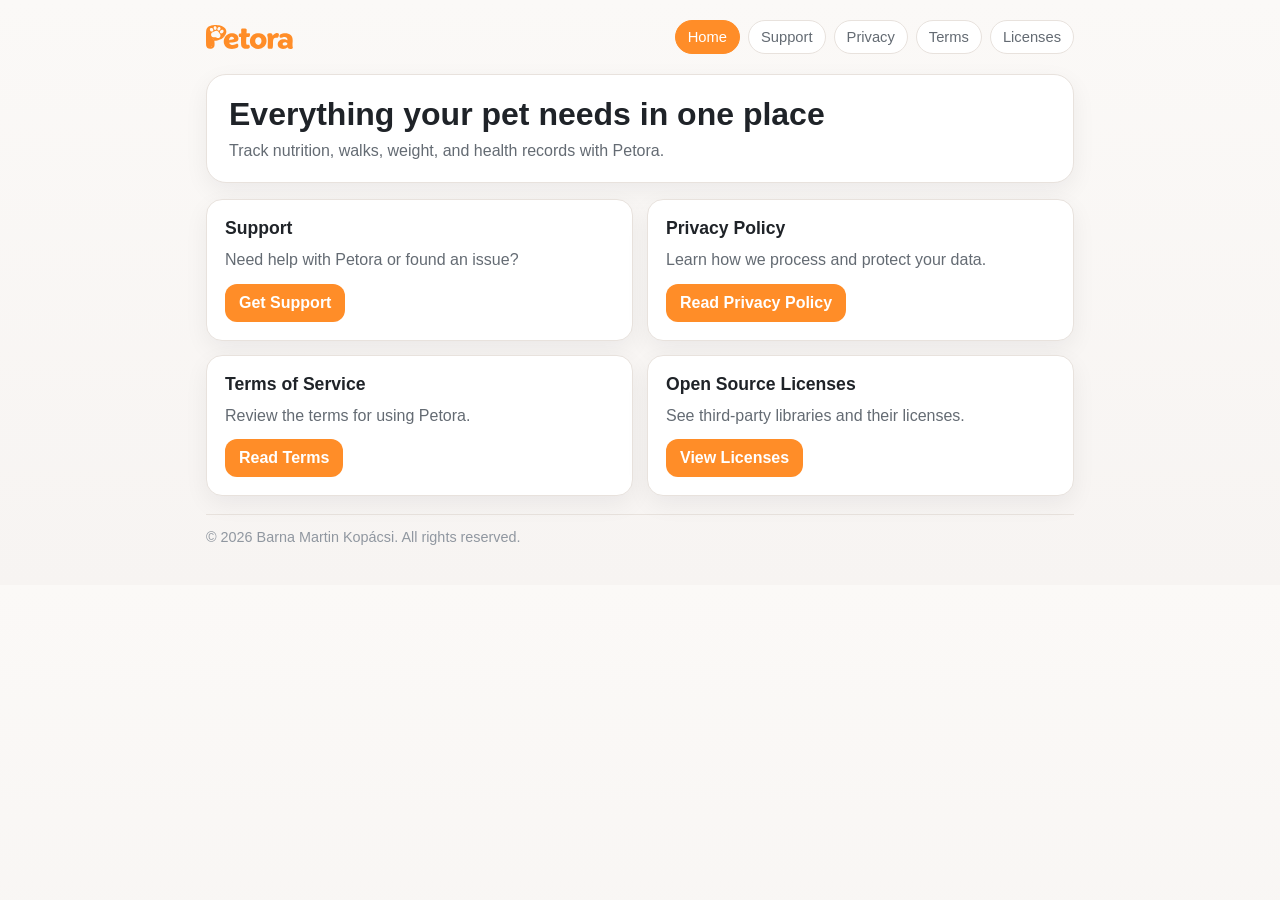
<file: index.html>
<!DOCTYPE html>
<html lang="en">
<head>
  <meta charset="UTF-8" />
  <meta name="viewport" content="width=device-width, initial-scale=1.0" />
  <title>Petora</title>
  <link rel="stylesheet" href="styles.css" />
</head>
<body>
  <div class="container">
    <header class="topbar">
      <div class="brand-wrap">
        <img class="logo-wordmark" src="Group-2.svg" alt="Petora" />
      </div>
      <nav class="nav">
        <a class="active" href="index.html">Home</a>
        <a href="support.html">Support</a>
        <a href="privacy-policy.html">Privacy</a>
        <a href="tcs.html">Terms</a>
        <a href="licenses.html">Licenses</a>
      </nav>
    </header>

    <section class="hero">
      <h1>Everything your pet needs in one place</h1>
      <p>Track nutrition, walks, weight, and health records with Petora.</p>
    </section>

    <section class="grid grid-2">
      <article class="card">
        <h2>Support</h2>
        <p>Need help with Petora or found an issue?</p>
        <a class="cta" href="support.html">Get Support</a>
      </article>

      <article class="card">
        <h2>Privacy Policy</h2>
        <p>Learn how we process and protect your data.</p>
        <a class="cta" href="privacy-policy.html">Read Privacy Policy</a>
      </article>

      <article class="card">
        <h2>Terms of Service</h2>
        <p>Review the terms for using Petora.</p>
        <a class="cta" href="tcs.html">Read Terms</a>
      </article>

      <article class="card">
        <h2>Open Source Licenses</h2>
        <p>See third-party libraries and their licenses.</p>
        <a class="cta" href="licenses.html">View Licenses</a>
      </article>
    </section>

    <footer class="footer">
      © 2026 Barna Martin Kopácsi. All rights reserved.
    </footer>
  </div>
</body>
</html>
</file>
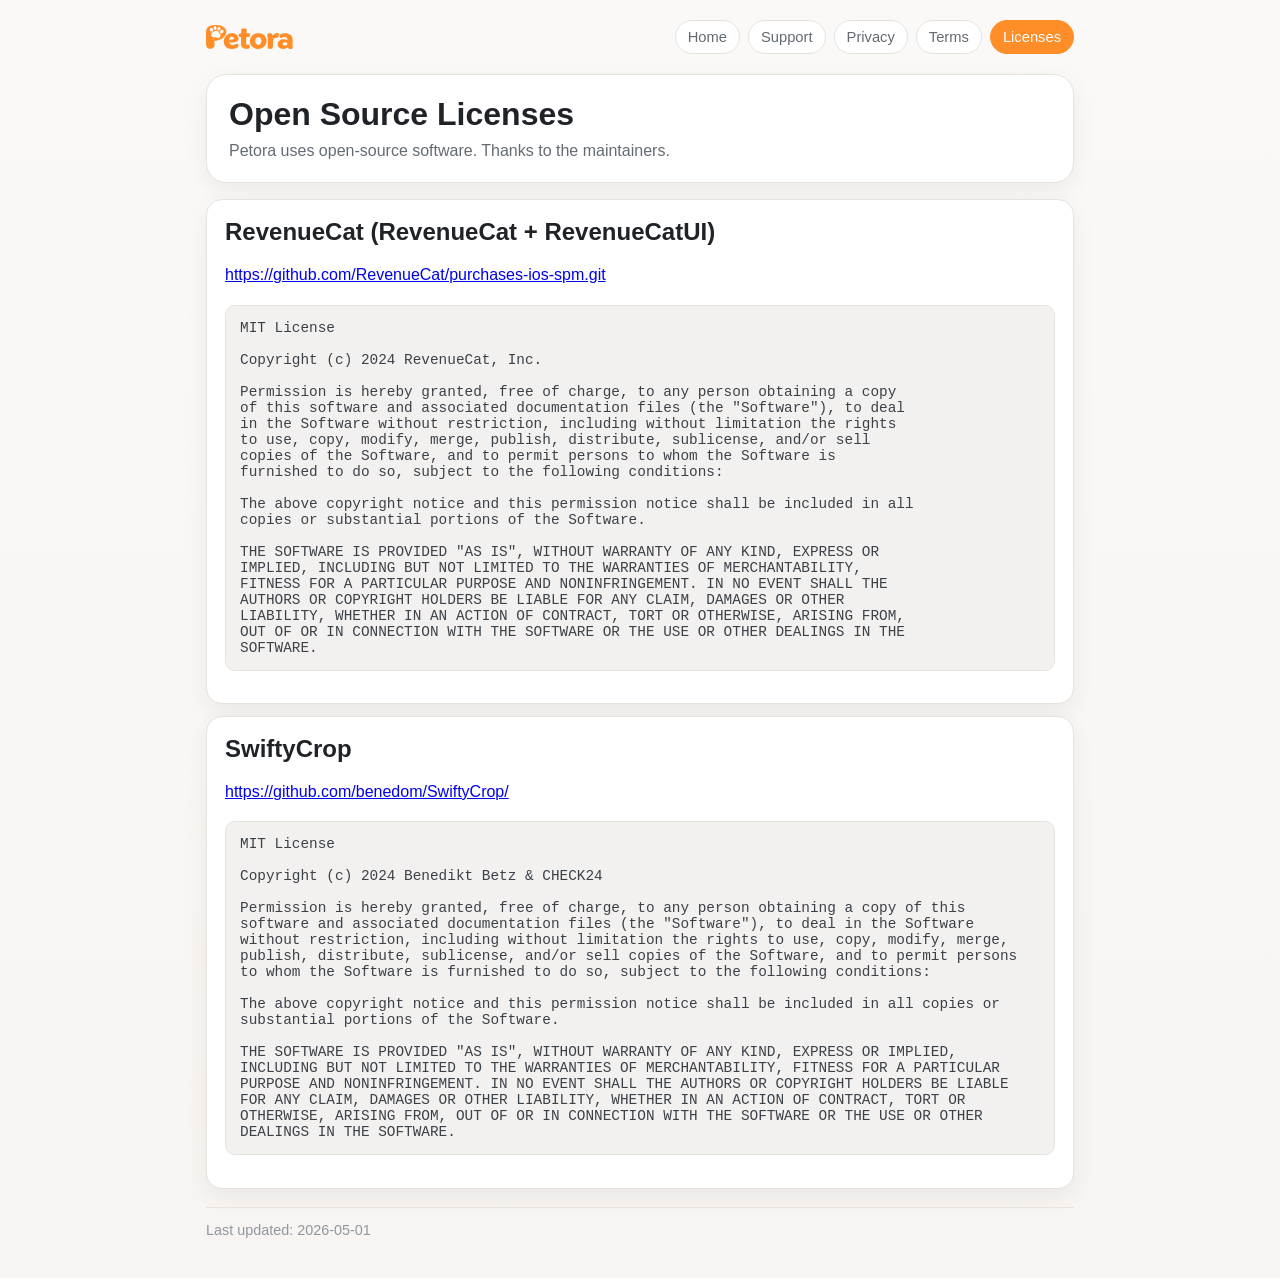
<file: licenses.html>
<!DOCTYPE html>
<html lang="en">
<head>
  <meta charset="UTF-8" />
  <meta name="viewport" content="width=device-width, initial-scale=1.0" />
  <title>Licenses - Petora</title>
  <link rel="stylesheet" href="styles.css" />
</head>
<body>
  <div class="container">
    <header class="topbar">
      <div class="brand-wrap">
        <img class="logo-wordmark" src="Group-2.svg" alt="Petora" />
      </div>
      <nav class="nav">
        <a href="index.html">Home</a>
        <a href="support.html">Support</a>
        <a href="privacy-policy.html">Privacy</a>
        <a href="tcs.html">Terms</a>
        <a class="active" href="licenses.html">Licenses</a>
      </nav>
    </header>

    <section class="hero">
      <h1>Open Source Licenses</h1>
      <p>Petora uses open-source software. Thanks to the maintainers.</p>
    </section>

    <section class="legal-block">
      <h2>RevenueCat (RevenueCat + RevenueCatUI)</h2>
      <p><a href="https://github.com/RevenueCat/purchases-ios-spm.git" target="_blank" rel="noopener noreferrer">https://github.com/RevenueCat/purchases-ios-spm.git</a></p>
      <pre>MIT License

Copyright (c) 2024 RevenueCat, Inc.

Permission is hereby granted, free of charge, to any person obtaining a copy
of this software and associated documentation files (the "Software"), to deal
in the Software without restriction, including without limitation the rights
to use, copy, modify, merge, publish, distribute, sublicense, and/or sell
copies of the Software, and to permit persons to whom the Software is
furnished to do so, subject to the following conditions:

The above copyright notice and this permission notice shall be included in all
copies or substantial portions of the Software.

THE SOFTWARE IS PROVIDED "AS IS", WITHOUT WARRANTY OF ANY KIND, EXPRESS OR
IMPLIED, INCLUDING BUT NOT LIMITED TO THE WARRANTIES OF MERCHANTABILITY,
FITNESS FOR A PARTICULAR PURPOSE AND NONINFRINGEMENT. IN NO EVENT SHALL THE
AUTHORS OR COPYRIGHT HOLDERS BE LIABLE FOR ANY CLAIM, DAMAGES OR OTHER
LIABILITY, WHETHER IN AN ACTION OF CONTRACT, TORT OR OTHERWISE, ARISING FROM,
OUT OF OR IN CONNECTION WITH THE SOFTWARE OR THE USE OR OTHER DEALINGS IN THE
SOFTWARE.</pre>
    </section>

    <section class="legal-block">
      <h2>SwiftyCrop</h2>
      <p><a href="https://github.com/benedom/SwiftyCrop/" target="_blank" rel="noopener noreferrer">https://github.com/benedom/SwiftyCrop/</a></p>
      <pre>MIT License

Copyright (c) 2024 Benedikt Betz & CHECK24

Permission is hereby granted, free of charge, to any person obtaining a copy of this software and associated documentation files (the "Software"), to deal in the Software without restriction, including without limitation the rights to use, copy, modify, merge, publish, distribute, sublicense, and/or sell copies of the Software, and to permit persons to whom the Software is furnished to do so, subject to the following conditions:

The above copyright notice and this permission notice shall be included in all copies or substantial portions of the Software.

THE SOFTWARE IS PROVIDED "AS IS", WITHOUT WARRANTY OF ANY KIND, EXPRESS OR IMPLIED, INCLUDING BUT NOT LIMITED TO THE WARRANTIES OF MERCHANTABILITY, FITNESS FOR A PARTICULAR PURPOSE AND NONINFRINGEMENT. IN NO EVENT SHALL THE AUTHORS OR COPYRIGHT HOLDERS BE LIABLE FOR ANY CLAIM, DAMAGES OR OTHER LIABILITY, WHETHER IN AN ACTION OF CONTRACT, TORT OR OTHERWISE, ARISING FROM, OUT OF OR IN CONNECTION WITH THE SOFTWARE OR THE USE OR OTHER DEALINGS IN THE SOFTWARE.</pre>
    </section>

    <footer class="footer">
      Last updated: 2026-05-01
    </footer>
  </div>
</body>
</html>
</file>
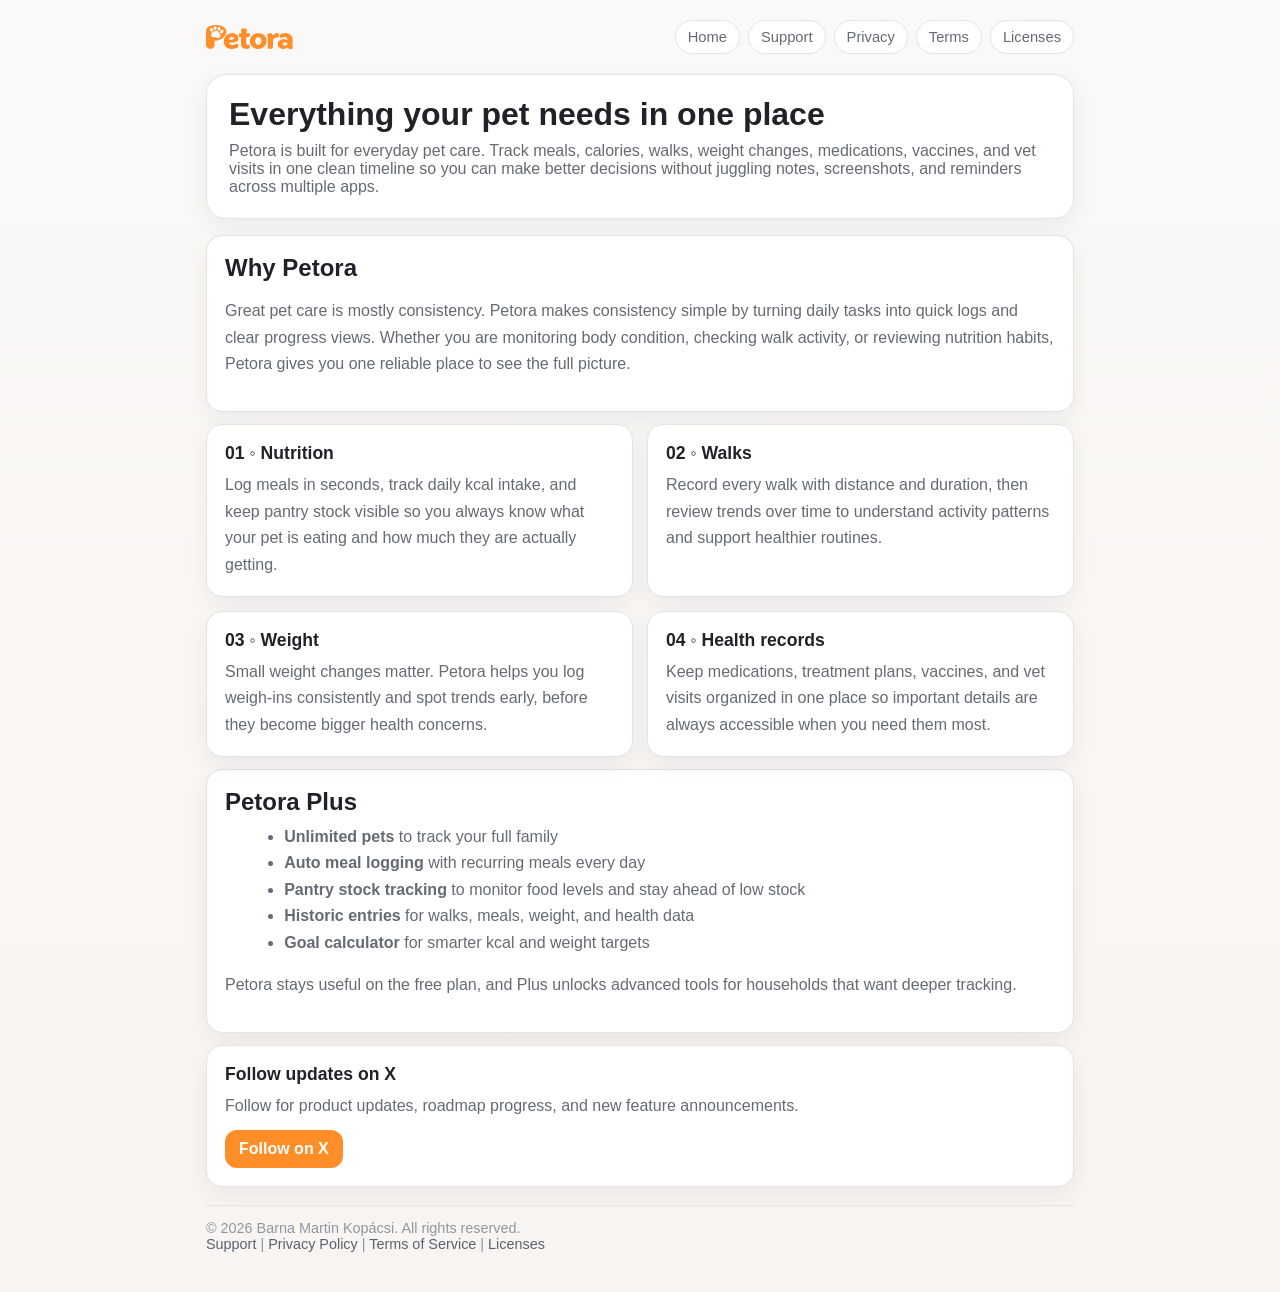
<file: marketing.html>
<!DOCTYPE html>
<html lang="en">
<head>
  <meta charset="UTF-8">
  <meta name="viewport" content="width=device-width, initial-scale=1.0">
  <title>Petora - Marketing</title>
  <meta name="description" content="Petora helps pet parents track nutrition, walks, weight, and health records in one calm, reliable app." />
  <link rel="stylesheet" href="styles.css">
</head>
<body>
  <div class="container">
    <header class="topbar">
      <div class="brand-wrap">
        <img src="Group-2.svg" alt="Petora" class="logo-wordmark">
      </div>
      <nav class="nav">
        <a href="index.html">Home</a>
        <a href="support.html">Support</a>
        <a href="privacy-policy.html">Privacy</a>
        <a href="tcs.html">Terms</a>
        <a href="licenses.html">Licenses</a>
      </nav>
    </header>

    <section class="hero">
      <h1>Everything your pet needs in one place</h1>
      <p>
        Petora is built for everyday pet care. Track meals, calories, walks, weight changes,
        medications, vaccines, and vet visits in one clean timeline so you can make better decisions
        without juggling notes, screenshots, and reminders across multiple apps.
      </p>
    </section>

    <section class="legal-block">
      <h2>Why Petora</h2>
      <p>
        Great pet care is mostly consistency. Petora makes consistency simple by turning daily tasks
        into quick logs and clear progress views. Whether you are monitoring body condition, checking
        walk activity, or reviewing nutrition habits, Petora gives you one reliable place to see the full picture.
      </p>
    </section>

    <section class="grid grid-2">
      <article class="card">
        <h2>01 ◦ Nutrition</h2>
        <p>
          Log meals in seconds, track daily kcal intake, and keep pantry stock visible so you always know
          what your pet is eating and how much they are actually getting.
        </p>
      </article>
      <article class="card">
        <h2>02 ◦ Walks</h2>
        <p>
          Record every walk with distance and duration, then review trends over time to understand activity
          patterns and support healthier routines.
        </p>
      </article>
      <article class="card">
        <h2>03 ◦ Weight</h2>
        <p>
          Small weight changes matter. Petora helps you log weigh-ins consistently and spot trends early,
          before they become bigger health concerns.
        </p>
      </article>
      <article class="card">
        <h2>04 ◦ Health records</h2>
        <p>
          Keep medications, treatment plans, vaccines, and vet visits organized in one place so important
          details are always accessible when you need them most.
        </p>
      </article>
    </section>

    <section class="legal-block marketing-plus">
      <h2>Petora Plus</h2>
      <ul>
        <li><strong>Unlimited pets</strong> to track your full family</li>
        <li><strong>Auto meal logging</strong> with recurring meals every day</li>
        <li><strong>Pantry stock tracking</strong> to monitor food levels and stay ahead of low stock</li>
        <li><strong>Historic entries</strong> for walks, meals, weight, and health data</li>
        <li><strong>Goal calculator</strong> for smarter kcal and weight targets</li>
      </ul>
      <p>
        Petora stays useful on the free plan, and Plus unlocks advanced tools for households that want deeper tracking.
      </p>
    </section>

    <section class="card">
      <h2>Follow updates on X</h2>
      <p>
        Follow for product updates, roadmap progress, and new feature announcements.
      </p>
      <a class="cta" href="https://x.com/barnakopacsi" target="_blank" rel="noopener noreferrer">Follow on X</a>
    </section>

    <footer class="footer">
      © 2026 Barna Martin Kopácsi. All rights reserved.
      <br>
      <a href="support.html">Support</a> |
      <a href="privacy-policy.html">Privacy Policy</a> |
      <a href="tcs.html">Terms of Service</a> |
      <a href="licenses.html">Licenses</a>
    </footer>
  </div>
</body>
</html>
</file>
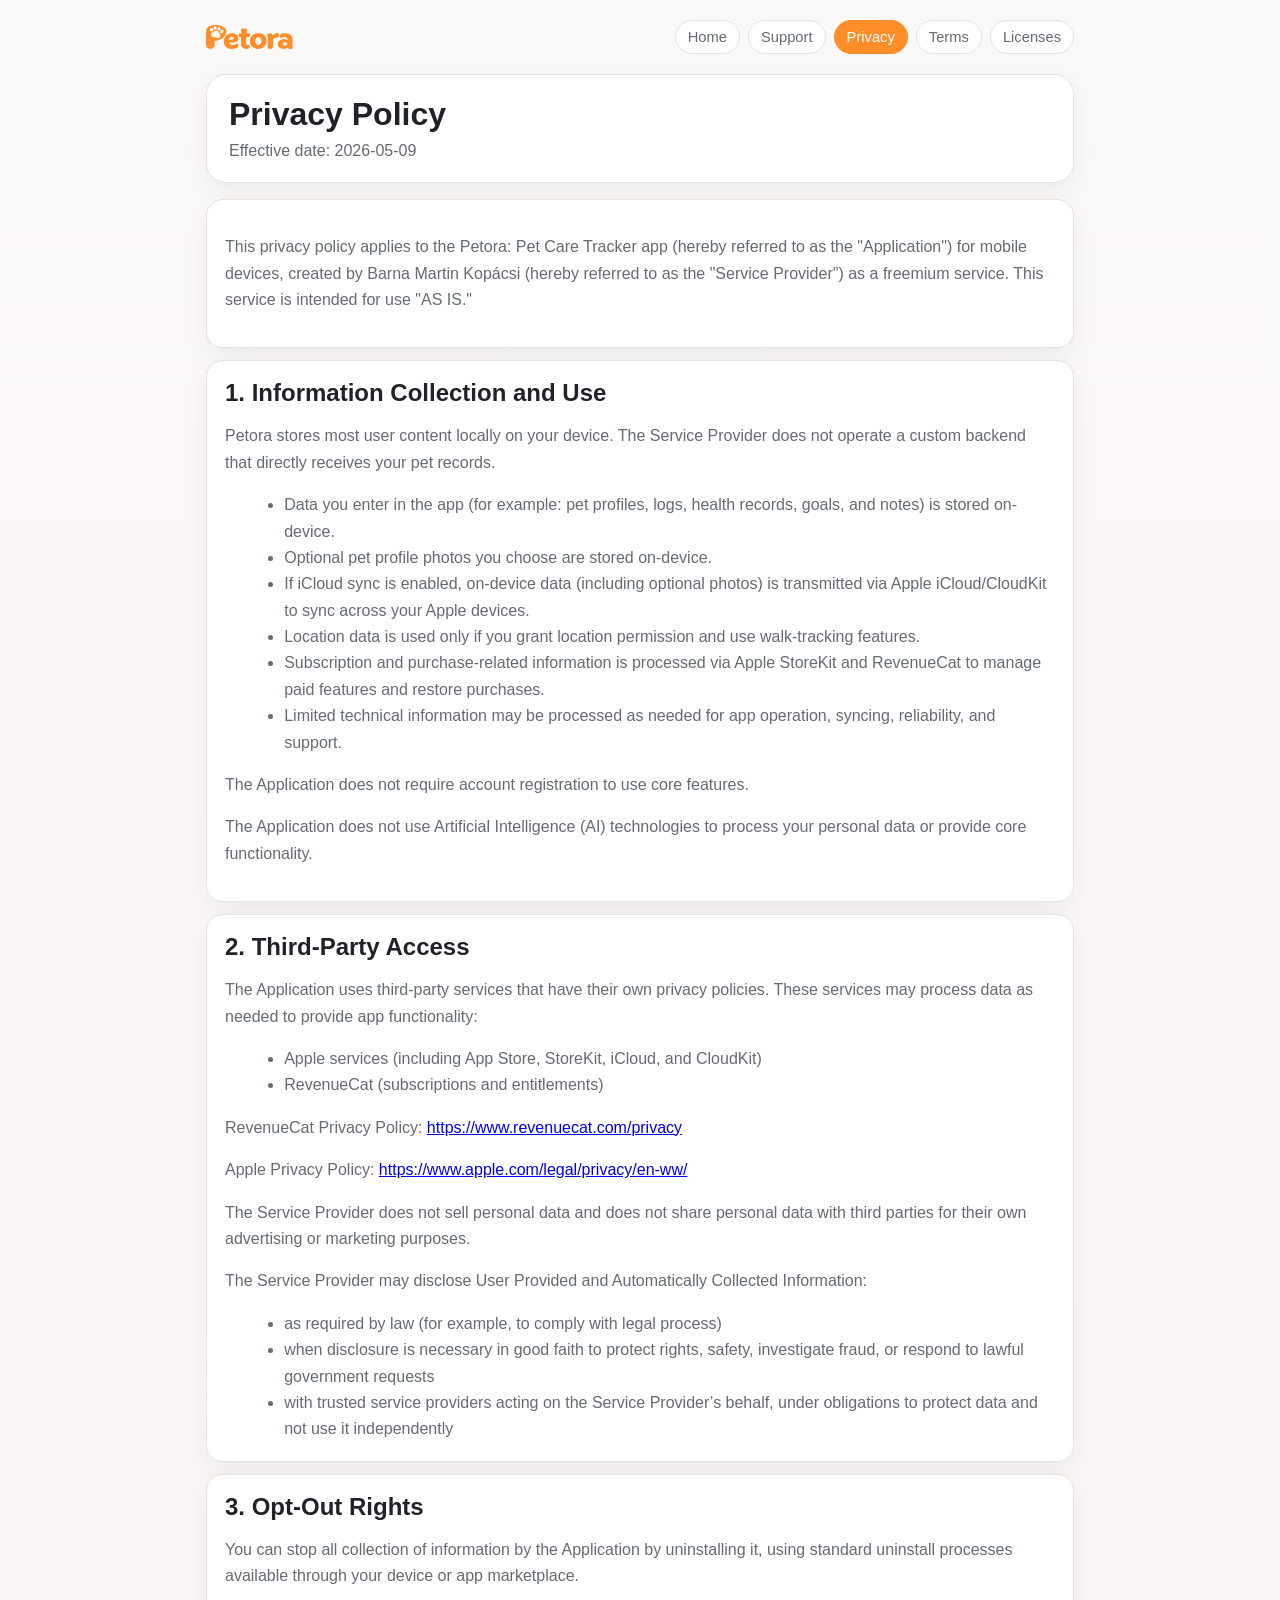
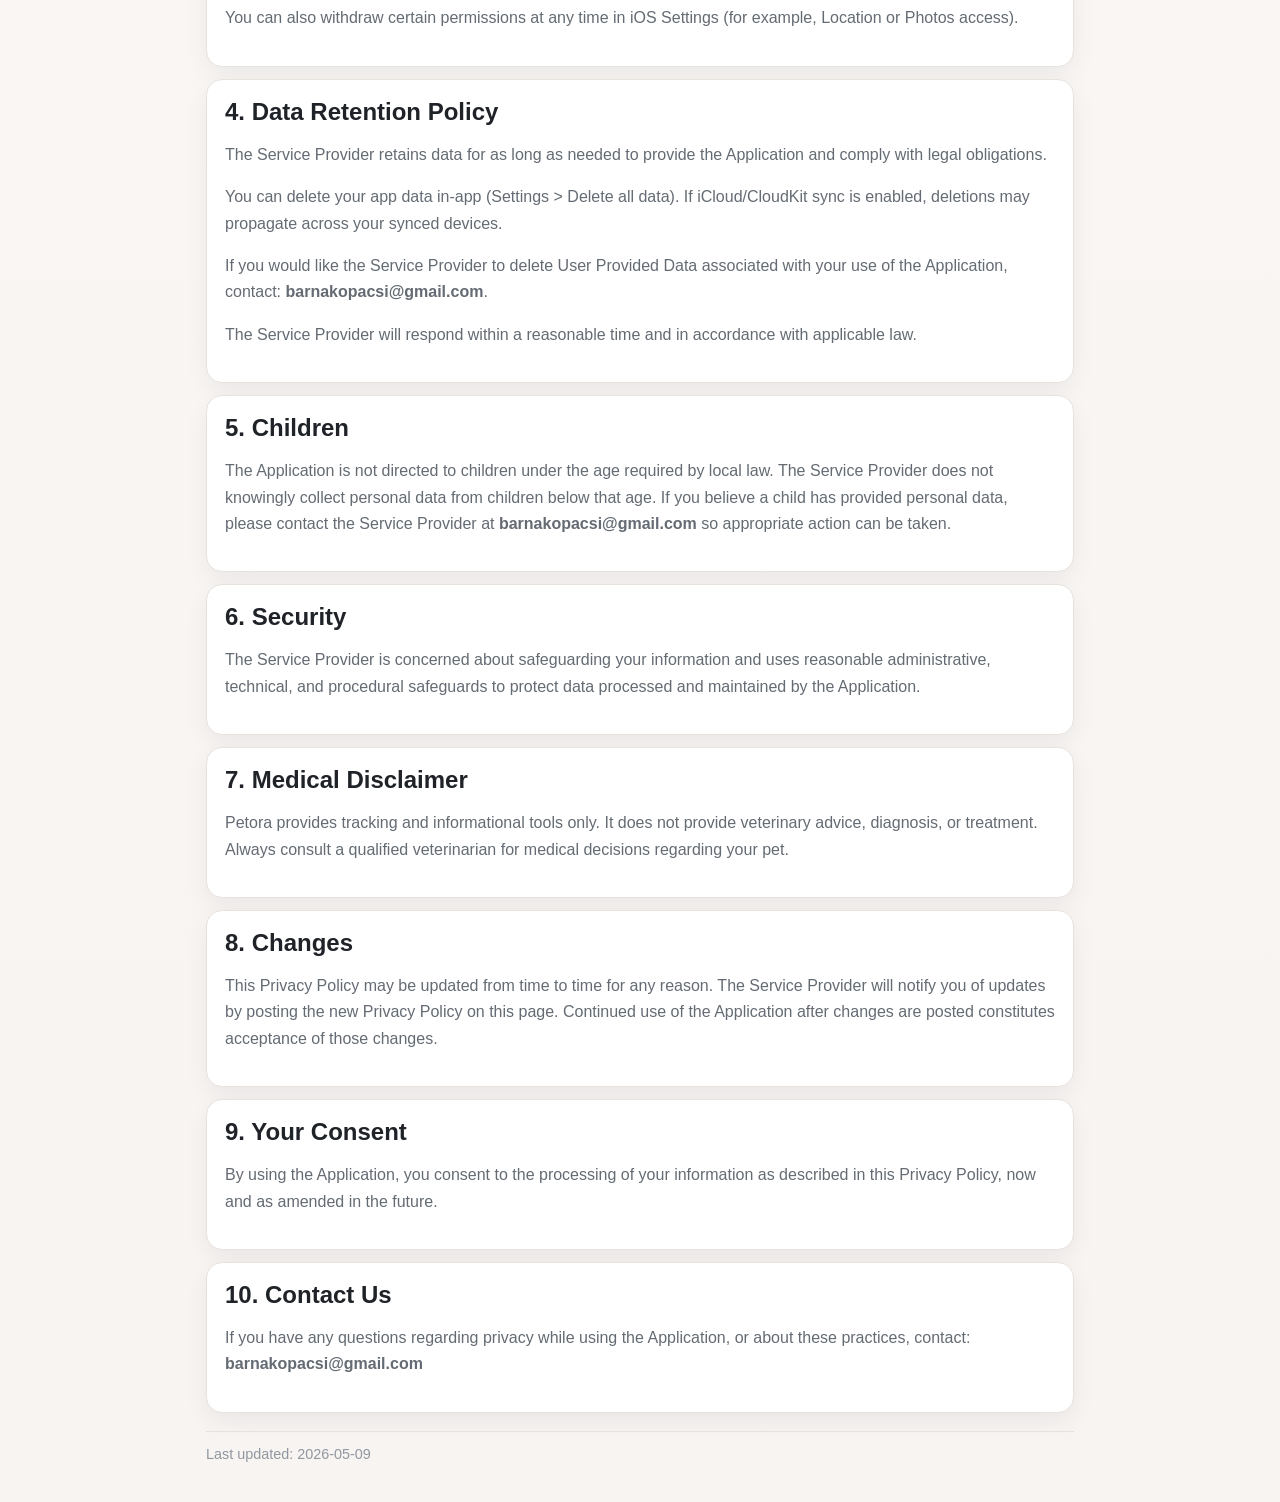
<file: privacy-policy.html>
<!DOCTYPE html>
<html lang="en">
<head>
  <meta charset="UTF-8" />
  <meta name="viewport" content="width=device-width, initial-scale=1.0" />
  <title>Privacy Policy - Petora</title>
  <link rel="stylesheet" href="styles.css" />
</head>
<body>
  <div class="container">
    <header class="topbar">
      <div class="brand-wrap">
        <img class="logo-wordmark" src="Group-2.svg" alt="Petora" />
      </div>
      <nav class="nav">
        <a href="index.html">Home</a>
        <a href="support.html">Support</a>
        <a class="active" href="privacy-policy.html">Privacy</a>
        <a href="tcs.html">Terms</a>
        <a href="licenses.html">Licenses</a>
      </nav>
    </header>

    <section class="hero">
      <h1>Privacy Policy</h1>
      <p>Effective date: 2026-05-09</p>
    </section>

    <section class="legal-block">
      <p>
        This privacy policy applies to the Petora: Pet Care Tracker app (hereby referred to as the "Application")
        for mobile devices, created by Barna Martin Kopácsi (hereby referred to as the "Service Provider")
        as a freemium service. This service is intended for use "AS IS."
      </p>
    </section>

    <section class="legal-block">
      <h2>1. Information Collection and Use</h2>
      <p>Petora stores most user content locally on your device. The Service Provider does not operate a custom backend that directly receives your pet records.</p>
      <ul>
        <li>Data you enter in the app (for example: pet profiles, logs, health records, goals, and notes) is stored on-device.</li>
        <li>Optional pet profile photos you choose are stored on-device.</li>
        <li>If iCloud sync is enabled, on-device data (including optional photos) is transmitted via Apple iCloud/CloudKit to sync across your Apple devices.</li>
        <li>Location data is used only if you grant location permission and use walk-tracking features.</li>
        <li>Subscription and purchase-related information is processed via Apple StoreKit and RevenueCat to manage paid features and restore purchases.</li>
        <li>Limited technical information may be processed as needed for app operation, syncing, reliability, and support.</li>
      </ul>
      <p>The Application does not require account registration to use core features.</p>
      <p>The Application does not use Artificial Intelligence (AI) technologies to process your personal data or provide core functionality.</p>
    </section>

    <section class="legal-block">
      <h2>2. Third-Party Access</h2>
      <p>
        The Application uses third-party services that have their own privacy policies. These services may process data as needed to provide app functionality:
      </p>
      <ul>
        <li>Apple services (including App Store, StoreKit, iCloud, and CloudKit)</li>
        <li>RevenueCat (subscriptions and entitlements)</li>
      </ul>
      <p>
        RevenueCat Privacy Policy:
        <a href="https://www.revenuecat.com/privacy" target="_blank" rel="noopener noreferrer">https://www.revenuecat.com/privacy</a>
      </p>
      <p>
        Apple Privacy Policy:
        <a href="https://www.apple.com/legal/privacy/en-ww/" target="_blank" rel="noopener noreferrer">https://www.apple.com/legal/privacy/en-ww/</a>
      </p>
      <p>
        The Service Provider does not sell personal data and does not share personal data with third parties for their own advertising or marketing purposes.
      </p>
      <p>The Service Provider may disclose User Provided and Automatically Collected Information:</p>
      <ul>
        <li>as required by law (for example, to comply with legal process)</li>
        <li>when disclosure is necessary in good faith to protect rights, safety, investigate fraud, or respond to lawful government requests</li>
        <li>with trusted service providers acting on the Service Provider’s behalf, under obligations to protect data and not use it independently</li>
      </ul>
    </section>

    <section class="legal-block">
      <h2>3. Opt-Out Rights</h2>
      <p>
        You can stop all collection of information by the Application by uninstalling it, using standard uninstall processes
        available through your device or app marketplace.
      </p>
      <p>You can also withdraw certain permissions at any time in iOS Settings (for example, Location or Photos access).</p>
    </section>

    <section class="legal-block">
      <h2>4. Data Retention Policy</h2>
      <p>
        The Service Provider retains data for as long as needed to provide the Application and comply with legal obligations.
      </p>
      <p>
        You can delete your app data in-app (Settings &gt; Delete all data). If iCloud/CloudKit sync is enabled,
        deletions may propagate across your synced devices.
      </p>
      <p>
        If you would like the Service Provider to delete User Provided Data associated with your use of the Application,
        contact: <strong>barnakopacsi@gmail.com</strong>.
      </p>
      <p>The Service Provider will respond within a reasonable time and in accordance with applicable law.</p>
    </section>

    <section class="legal-block">
      <h2>5. Children</h2>
      <p>
        The Application is not directed to children under the age required by local law. The Service Provider does not knowingly
        collect personal data from children below that age. If you believe a child has provided personal data, please contact
        the Service Provider at <strong>barnakopacsi@gmail.com</strong> so appropriate action can be taken.
      </p>
    </section>

    <section class="legal-block">
      <h2>6. Security</h2>
      <p>
        The Service Provider is concerned about safeguarding your information and uses reasonable administrative, technical,
        and procedural safeguards to protect data processed and maintained by the Application.
      </p>
    </section>

    <section class="legal-block">
      <h2>7. Medical Disclaimer</h2>
      <p>
        Petora provides tracking and informational tools only. It does not provide veterinary advice, diagnosis, or treatment.
        Always consult a qualified veterinarian for medical decisions regarding your pet.
      </p>
    </section>

    <section class="legal-block">
      <h2>8. Changes</h2>
      <p>
        This Privacy Policy may be updated from time to time for any reason. The Service Provider will notify you of updates by posting
        the new Privacy Policy on this page. Continued use of the Application after changes are posted constitutes acceptance of those changes.
      </p>
    </section>

    <section class="legal-block">
      <h2>9. Your Consent</h2>
      <p>
        By using the Application, you consent to the processing of your information as described in this Privacy Policy,
        now and as amended in the future.
      </p>
    </section>

    <section class="legal-block">
      <h2>10. Contact Us</h2>
      <p>
        If you have any questions regarding privacy while using the Application, or about these practices, contact:
        <strong>barnakopacsi@gmail.com</strong>
      </p>
    </section>

    <footer class="footer">
      Last updated: 2026-05-09
    </footer>
  </div>
</body>
</html>
</file>
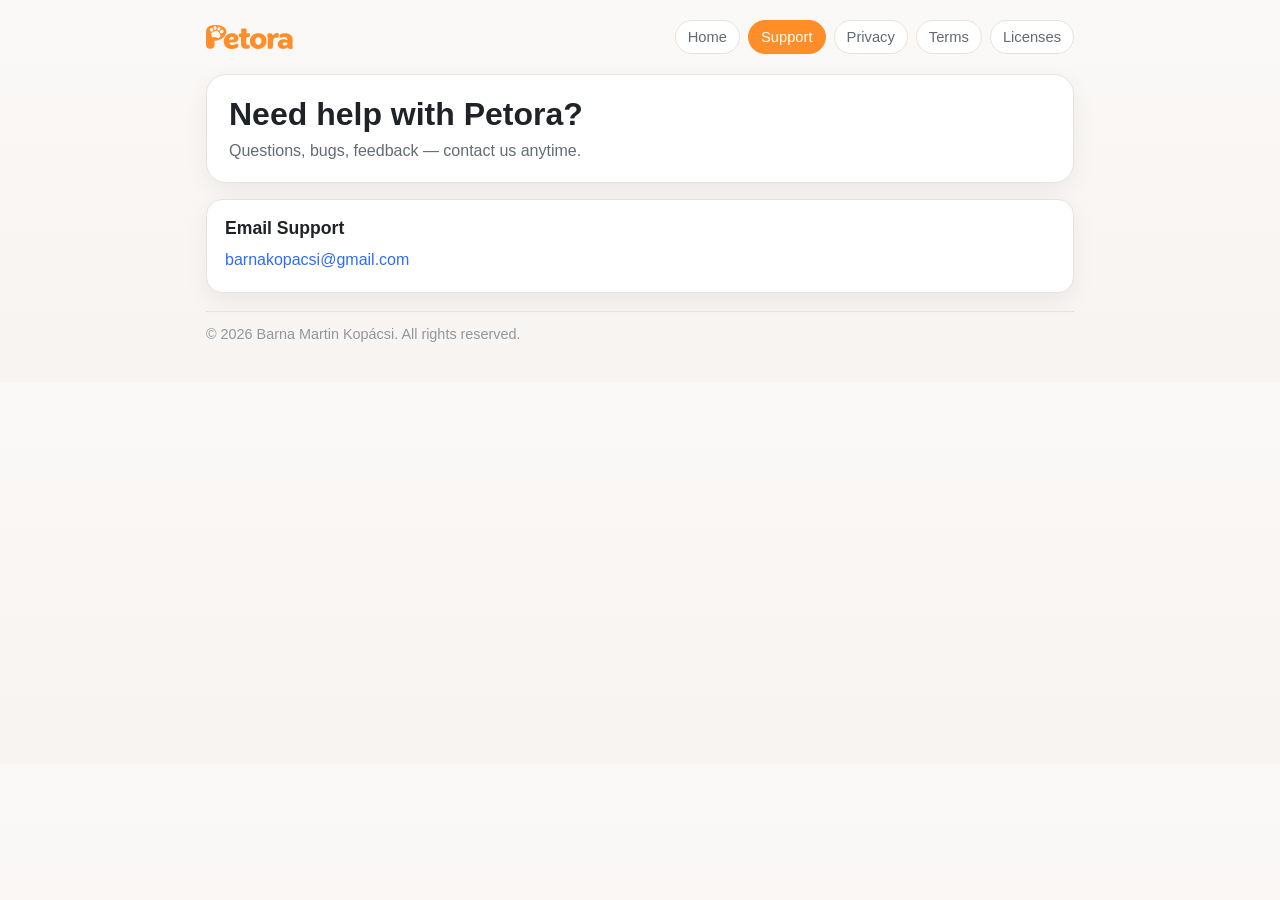
<file: support.html>
<!DOCTYPE html>
<html lang="en">
<head>
  <meta charset="UTF-8" />
  <meta name="viewport" content="width=device-width, initial-scale=1.0" />
  <title>Petora Support</title>
  <link rel="stylesheet" href="styles.css" />
</head>
<body>
  <div class="container">
    <header class="topbar">
      <div class="brand-wrap">
        <img class="logo-wordmark" src="Group-2.svg" alt="Petora" />
      </div>
      <nav class="nav">
        <a href="index.html">Home</a>
        <a class="active" href="support.html">Support</a>
        <a href="privacy-policy.html">Privacy</a>
        <a href="tcs.html">Terms</a>
        <a href="licenses.html">Licenses</a>
      </nav>
    </header>

    <section class="hero">
      <h1>Need help with Petora?</h1>
      <p>Questions, bugs, feedback — contact us anytime.</p>
    </section>

    <section class="card">
      <h2>Email Support</h2>
      <p><a href="mailto:barnakopacsi@gmail.com">barnakopacsi@gmail.com</a></p>
    </section>

    <footer class="footer">
      © 2026 Barna Martin Kopácsi. All rights reserved.
    </footer>
  </div>
</body>
</html>
</file>
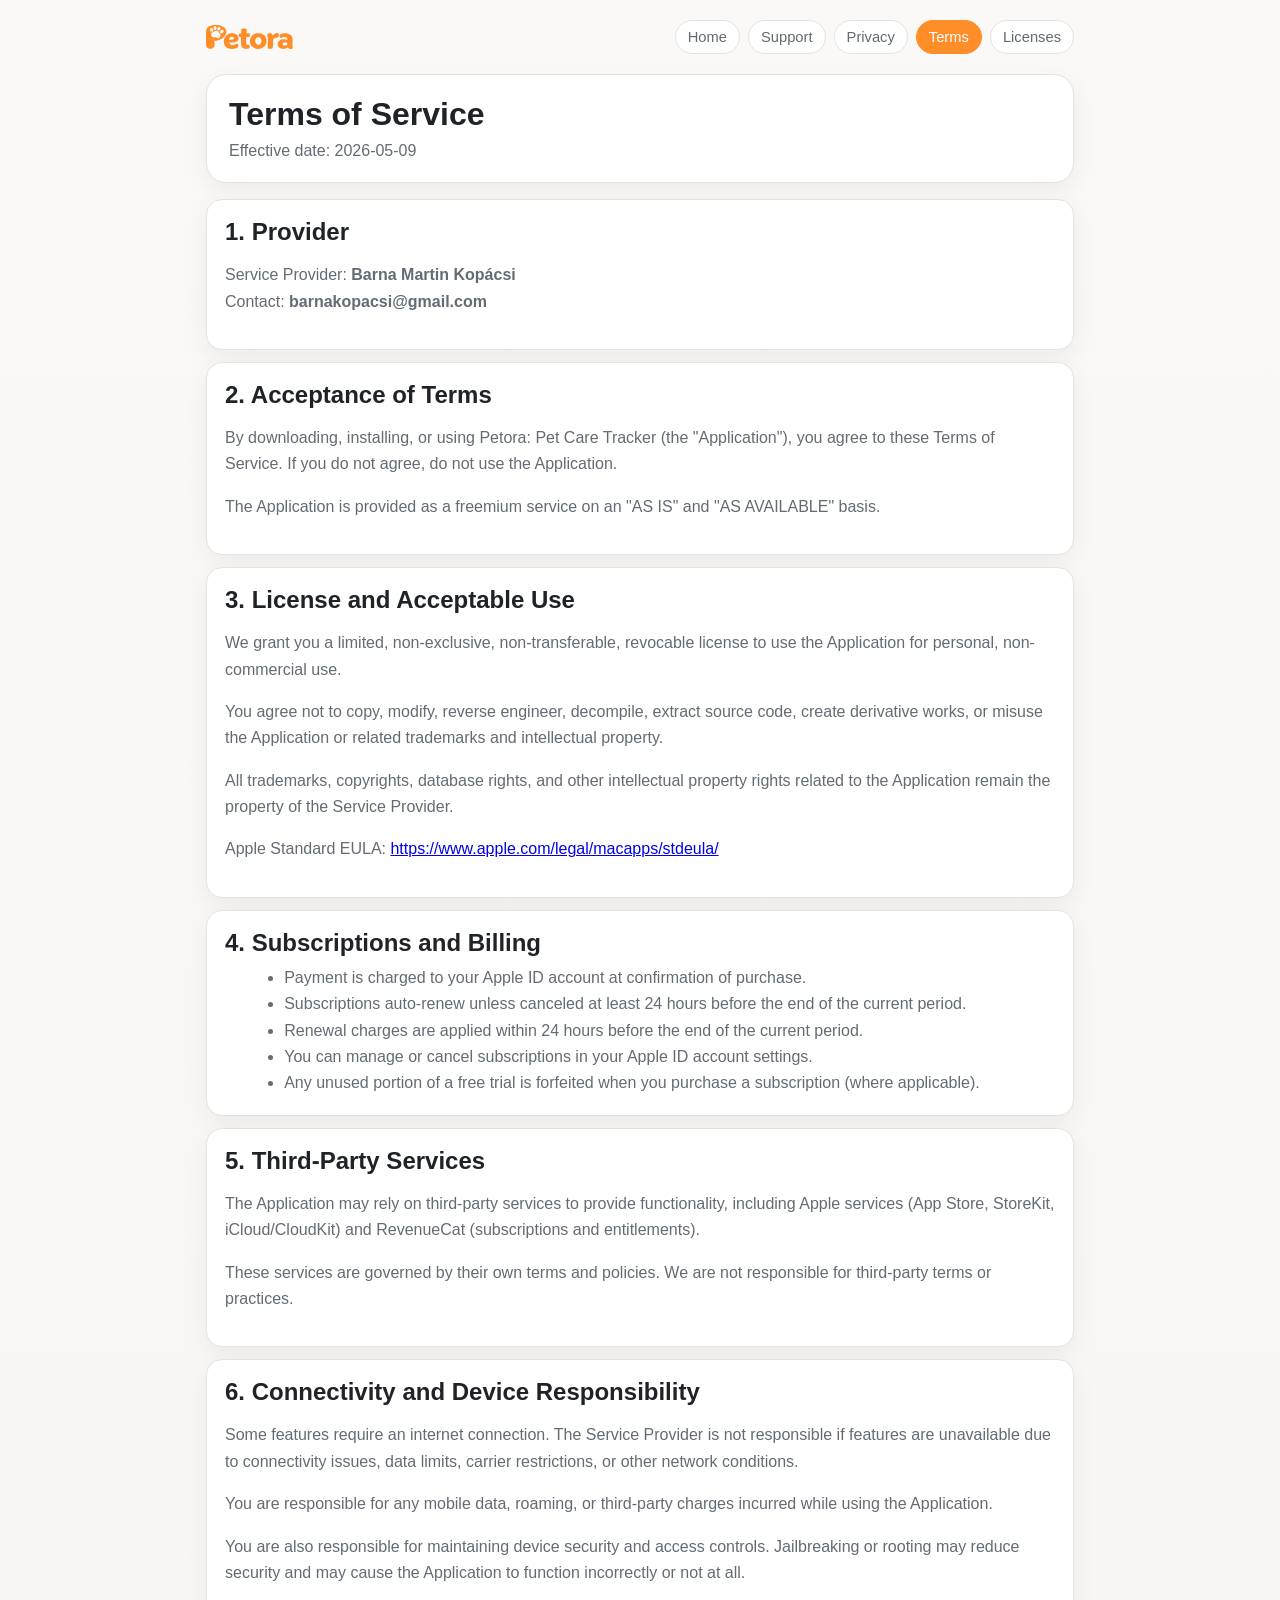
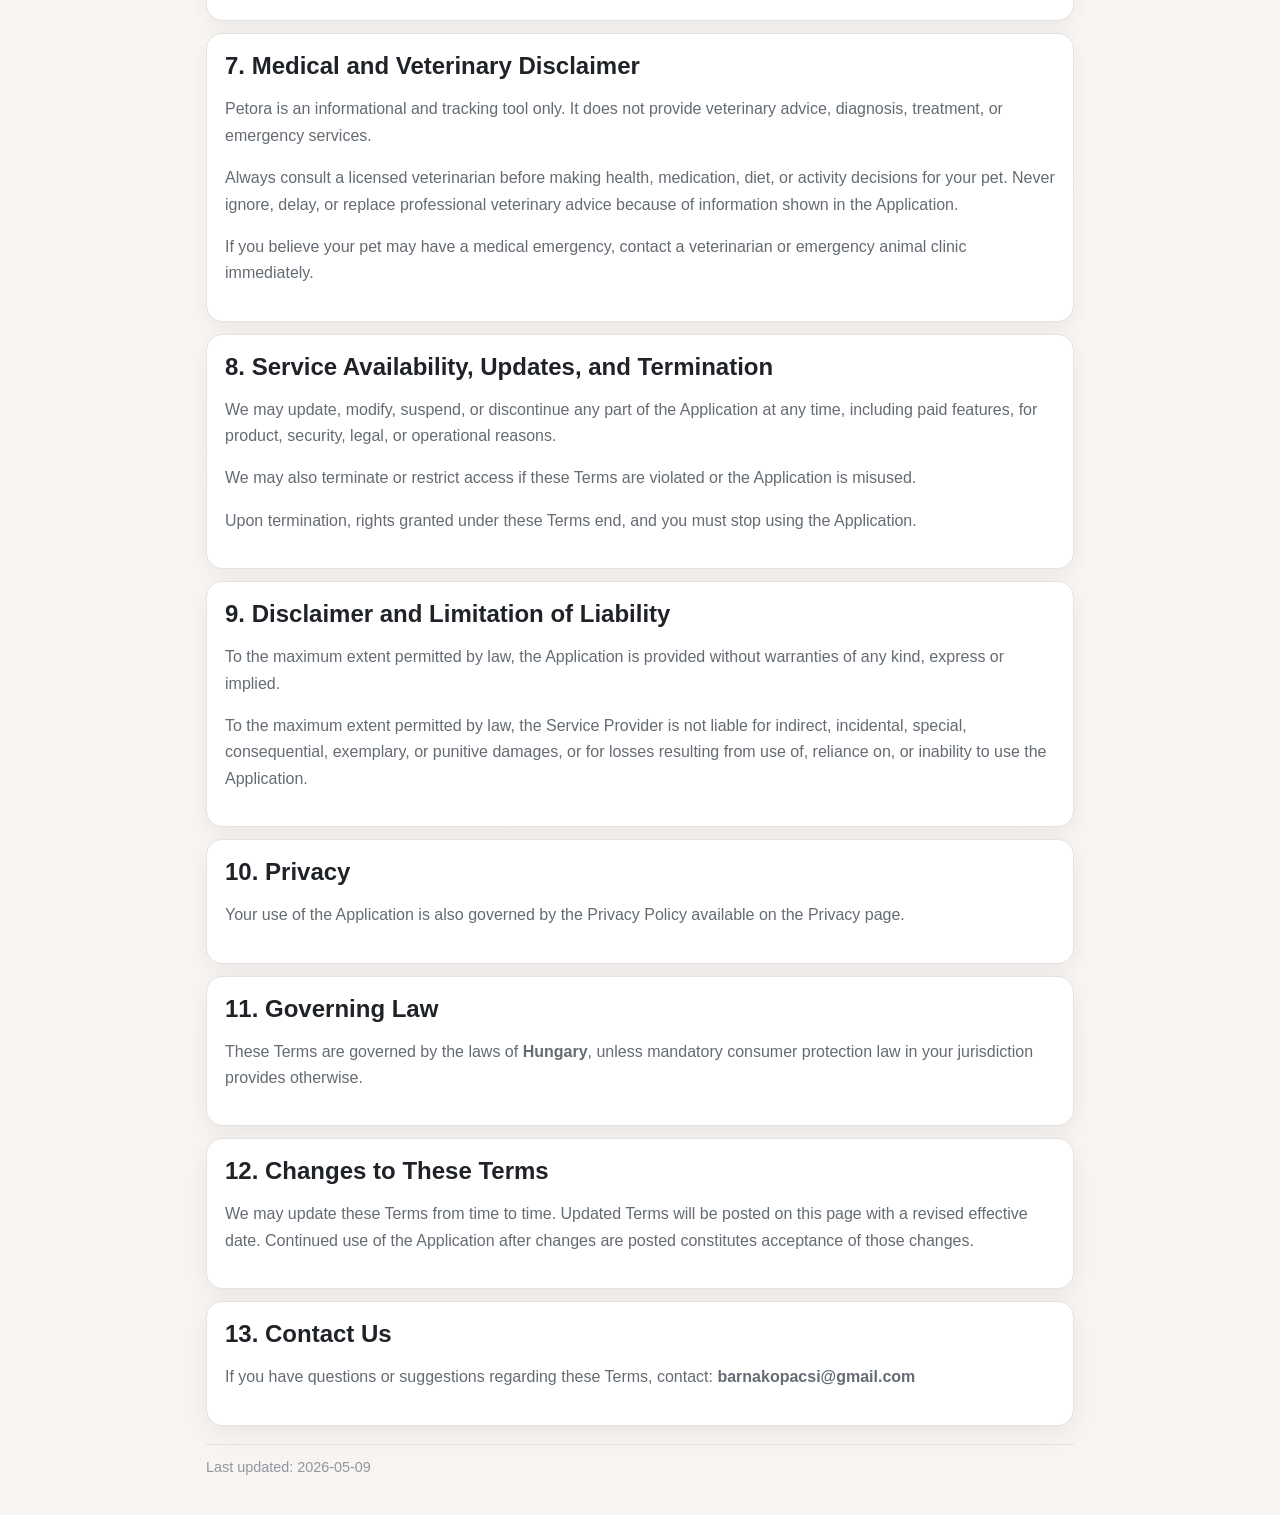
<file: tcs.html>
<!DOCTYPE html>
<html lang="en">
<head>
  <meta charset="UTF-8" />
  <meta name="viewport" content="width=device-width, initial-scale=1.0" />
  <title>Terms of Service - Petora</title>
  <link rel="stylesheet" href="styles.css" />
</head>
<body>
  <div class="container">
    <header class="topbar">
      <div class="brand-wrap">
        <img class="logo-wordmark" src="Group-2.svg" alt="Petora" />
      </div>
      <nav class="nav">
        <a href="index.html">Home</a>
        <a href="support.html">Support</a>
        <a href="privacy-policy.html">Privacy</a>
        <a class="active" href="tcs.html">Terms</a>
        <a href="licenses.html">Licenses</a>
      </nav>
    </header>

    <section class="hero">
      <h1>Terms of Service</h1>
      <p>Effective date: 2026-05-09</p>
    </section>

    <section class="legal-block">
      <h2>1. Provider</h2>
      <p>Service Provider: <strong>Barna Martin Kopácsi</strong><br>Contact: <strong>barnakopacsi@gmail.com</strong></p>
    </section>

    <section class="legal-block">
      <h2>2. Acceptance of Terms</h2>
      <p>By downloading, installing, or using Petora: Pet Care Tracker (the "Application"), you agree to these Terms of Service. If you do not agree, do not use the Application.</p>
      <p>The Application is provided as a freemium service on an "AS IS" and "AS AVAILABLE" basis.</p>
    </section>

    <section class="legal-block">
      <h2>3. License and Acceptable Use</h2>
      <p>We grant you a limited, non-exclusive, non-transferable, revocable license to use the Application for personal, non-commercial use.</p>
      <p>You agree not to copy, modify, reverse engineer, decompile, extract source code, create derivative works, or misuse the Application or related trademarks and intellectual property.</p>
      <p>All trademarks, copyrights, database rights, and other intellectual property rights related to the Application remain the property of the Service Provider.</p>
      <p>Apple Standard EULA: <a href="https://www.apple.com/legal/macapps/stdeula/" target="_blank" rel="noopener noreferrer">https://www.apple.com/legal/macapps/stdeula/</a></p>
    </section>

    <section class="legal-block">
      <h2>4. Subscriptions and Billing</h2>
      <ul>
        <li>Payment is charged to your Apple ID account at confirmation of purchase.</li>
        <li>Subscriptions auto-renew unless canceled at least 24 hours before the end of the current period.</li>
        <li>Renewal charges are applied within 24 hours before the end of the current period.</li>
        <li>You can manage or cancel subscriptions in your Apple ID account settings.</li>
        <li>Any unused portion of a free trial is forfeited when you purchase a subscription (where applicable).</li>
      </ul>
    </section>

    <section class="legal-block">
      <h2>5. Third-Party Services</h2>
      <p>The Application may rely on third-party services to provide functionality, including Apple services (App Store, StoreKit, iCloud/CloudKit) and RevenueCat (subscriptions and entitlements).</p>
      <p>These services are governed by their own terms and policies. We are not responsible for third-party terms or practices.</p>
    </section>

    <section class="legal-block">
      <h2>6. Connectivity and Device Responsibility</h2>
      <p>Some features require an internet connection. The Service Provider is not responsible if features are unavailable due to connectivity issues, data limits, carrier restrictions, or other network conditions.</p>
      <p>You are responsible for any mobile data, roaming, or third-party charges incurred while using the Application.</p>
      <p>You are also responsible for maintaining device security and access controls. Jailbreaking or rooting may reduce security and may cause the Application to function incorrectly or not at all.</p>
    </section>

    <section class="legal-block">
      <h2>7. Medical and Veterinary Disclaimer</h2>
      <p>Petora is an informational and tracking tool only. It does not provide veterinary advice, diagnosis, treatment, or emergency services.</p>
      <p>Always consult a licensed veterinarian before making health, medication, diet, or activity decisions for your pet. Never ignore, delay, or replace professional veterinary advice because of information shown in the Application.</p>
      <p>If you believe your pet may have a medical emergency, contact a veterinarian or emergency animal clinic immediately.</p>
    </section>

    <section class="legal-block">
      <h2>8. Service Availability, Updates, and Termination</h2>
      <p>We may update, modify, suspend, or discontinue any part of the Application at any time, including paid features, for product, security, legal, or operational reasons.</p>
      <p>We may also terminate or restrict access if these Terms are violated or the Application is misused.</p>
      <p>Upon termination, rights granted under these Terms end, and you must stop using the Application.</p>
    </section>

    <section class="legal-block">
      <h2>9. Disclaimer and Limitation of Liability</h2>
      <p>To the maximum extent permitted by law, the Application is provided without warranties of any kind, express or implied.</p>
      <p>To the maximum extent permitted by law, the Service Provider is not liable for indirect, incidental, special, consequential, exemplary, or punitive damages, or for losses resulting from use of, reliance on, or inability to use the Application.</p>
    </section>

    <section class="legal-block">
      <h2>10. Privacy</h2>
      <p>Your use of the Application is also governed by the Privacy Policy available on the Privacy page.</p>
    </section>

    <section class="legal-block">
      <h2>11. Governing Law</h2>
      <p>These Terms are governed by the laws of <strong>Hungary</strong>, unless mandatory consumer protection law in your jurisdiction provides otherwise.</p>
    </section>

    <section class="legal-block">
      <h2>12. Changes to These Terms</h2>
      <p>We may update these Terms from time to time. Updated Terms will be posted on this page with a revised effective date. Continued use of the Application after changes are posted constitutes acceptance of those changes.</p>
    </section>

    <section class="legal-block">
      <h2>13. Contact Us</h2>
      <p>If you have questions or suggestions regarding these Terms, contact: <strong>barnakopacsi@gmail.com</strong></p>
    </section>

    <footer class="footer">
      Last updated: 2026-05-09
    </footer>
  </div>
</body>
</html>
</file>
<file: styles.css>
:root{
  --bg:#f7f4f2;
  --card:#ffffff;
  --text:#1f2328;
  --muted:#646b73;
  --border:#e8e2dd;
  --accent:#ff8d28;
  --accent-press:#f47f19;
  --radius:16px;
  --shadow:0 8px 24px rgba(22,24,28,.06);
}

*{box-sizing:border-box}
body{
  margin:0;
  font-family:-apple-system,BlinkMacSystemFont,"SF Pro Text","Helvetica Neue",Arial,sans-serif;
  background:linear-gradient(180deg,#fbf9f7 0%,var(--bg) 100%);
  color:var(--text);
}
.container{max-width:900px;margin:0 auto;padding:20px 16px 40px}
.topbar{
  display:flex;align-items:center;gap:10px;flex-wrap:wrap;
  margin-bottom:20px;
}
.logo-mark{
  width:34px;height:34px;display:block;
}
.logo-wordmark{
  height:24px;display:block;
}
.brand-wrap{display:flex;align-items:center;gap:10px}
.nav{margin-left:auto;display:flex;gap:8px;flex-wrap:wrap}
.nav a{
  text-decoration:none;color:var(--muted);
  background:#fff;border:1px solid var(--border);
  border-radius:999px;padding:8px 12px;font-size:.92rem;
}
.nav a.active{background:var(--accent);border-color:var(--accent);color:#fff}

.hero{
  background:var(--card);
  border:1px solid var(--border);
  border-radius:20px;
  box-shadow:var(--shadow);
  padding:22px;
  margin-bottom:16px;
}
.hero h1{font-size:2rem;line-height:1.1;margin:0 0 10px}
.hero p{margin:0;color:var(--muted)}

.grid{display:grid;grid-template-columns:1fr;gap:14px}
.card{
  background:var(--card);
  border:1px solid var(--border);
  border-radius:var(--radius);
  box-shadow:var(--shadow);
  padding:18px;
}
.card h2{margin:0 0 8px;font-size:1.1rem}
.card p{margin:0;color:var(--muted);line-height:1.65}
.card a{color:#2f6df6;text-decoration:none}
.card a:hover{text-decoration:underline}

.cta{
  display:inline-block;
  margin-top:10px;
  background:var(--accent);
  color:#fff !important;
  text-decoration:none;
  border-radius:12px;
  padding:10px 14px;
  font-weight:600;
}
.cta:hover{background:var(--accent-press);text-decoration:none}

.legal-block{
  background:#fff;
  border:1px solid var(--border);
  border-radius:var(--radius);
  box-shadow:var(--shadow);
  padding:18px;
  margin-bottom:12px;
}
.marketing-plus{margin-top:12px}
.legal-block h2{margin:0 0 8px}
.legal-block p,.legal-block li{color:var(--muted);line-height:1.65}
.legal-block ul{margin:.25em 0 0 1.2em}

pre{
  background:#f3f1ef;
  border:1px solid var(--border);
  border-radius:10px;
  padding:14px;
  overflow-x:auto;
  white-space:pre-wrap;
  color:#3b4148;
  font-size:.9rem;
}

.footer{
  margin-top:18px;
  padding-top:14px;
  border-top:1px solid var(--border);
  color:#9097a0;
  font-size:.9rem;
}
.footer a{color:#59636f;text-decoration:none}
.footer a:hover{text-decoration:underline}

@media (min-width:700px){
  .grid-2{grid-template-columns:1fr 1fr}
}
</file>
